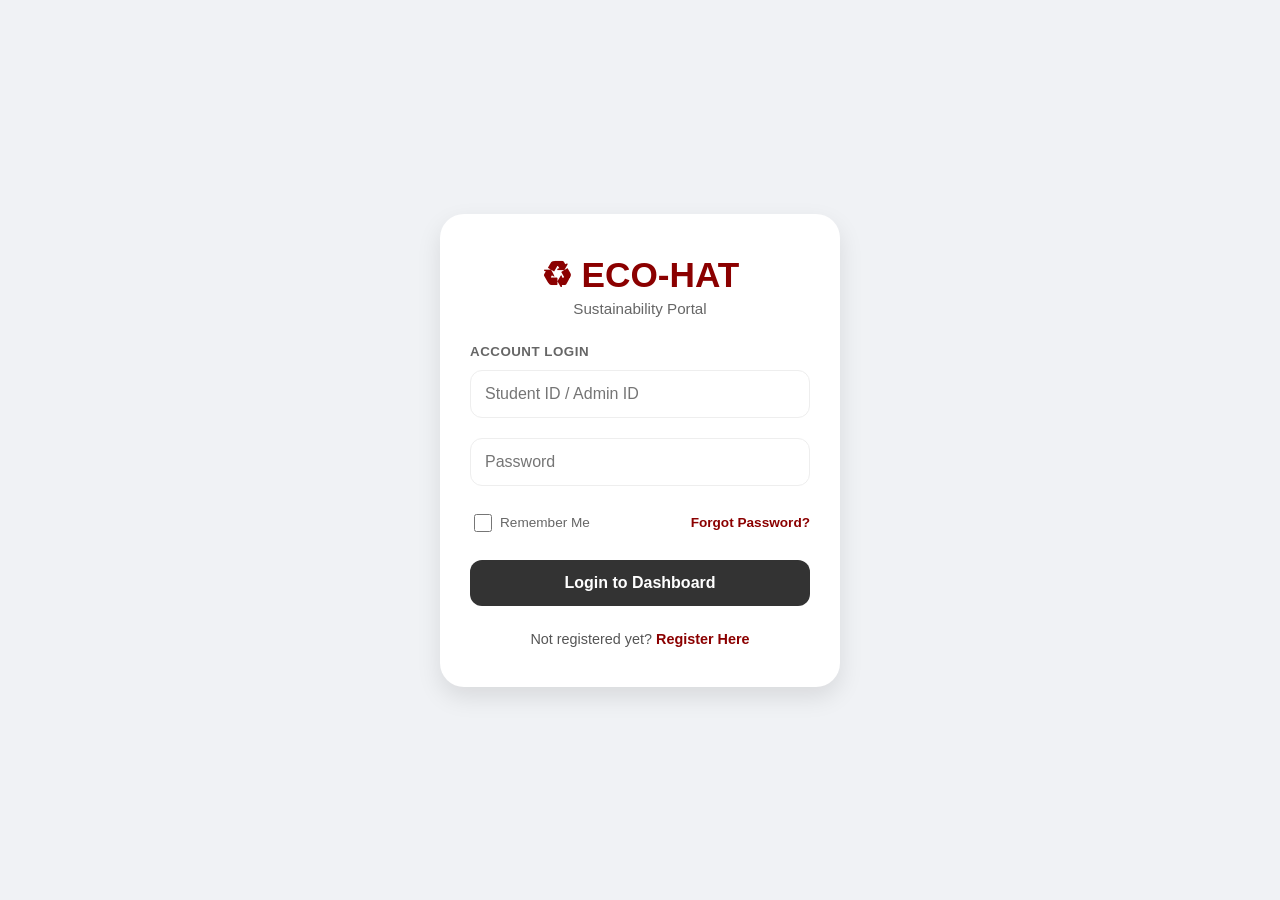
<file: index.html>
<!DOCTYPE html>
<html lang="en">
<head>
    <meta charset="UTF-8">
    <meta name="viewport" content="width=device-width, initial-scale=1.0, maximum-scale=1.0, user-scalable=no">
    <link rel="icon" type="image/ico" href="/app_icon.ico" />
    <title>ECO-HAT | Sustainability Portal</title>
    <link rel="stylesheet" href="js/css/styles.css">
    <style>
        :root { 
            --primary-red: #8B0000; 
            --bg-gray: #f0f2f5; 
            --card-shadow: 0 10px 25px rgba(0,0,0,0.1); 
        }

        body { 
            font-family: 'Segoe UI', Roboto, Helvetica, Arial, sans-serif; 
            margin: 0; 
            background: var(--bg-gray); 
            display: flex; 
            justify-content: center; 
            align-items: center; 
            min-height: 100vh;
            /* Added padding to prevent card from touching screen edges on small phones */
            padding: 20px;
            box-sizing: border-box;
        }

        .card { 
            background: white; 
            padding: 40px 30px; 
            border-radius: 24px; 
            box-shadow: var(--card-shadow); 
            width: 100%; 
            /* Responsive width */
            max-width: 400px; 
            box-sizing: border-box;
            transition: all 0.3s ease;
        }

        .logo-container { text-align: center; margin-bottom: 25px; }
        .logo-text { 
            color: var(--primary-red); 
            font-size: 2.2rem; 
            font-weight: bold; 
            margin: 0; 
            display: flex; 
            align-items: center; 
            justify-content: center;
            gap: 12px;
        }

        input[type="text"], input[type="password"] { 
            width: 100%; 
            padding: 14px; 
            margin: 10px 0; 
            border-radius: 12px; 
            border: 1.5px solid #eee; 
            box-sizing: border-box; 
            /* 16px is the minimum to prevent iOS auto-zoom */
            font-size: 16px; 
            outline: none;
            transition: border-color 0.2s;
            -webkit-appearance: none;
            appearance: none; /* Removes default iOS inner shadows */
        }

        input:focus { border-color: var(--primary-red); }

        button { 
            width: 100%; 
            padding: 14px; 
            border: none; 
            border-radius: 12px; 
            cursor: pointer; 
            font-weight: 600; 
            font-size: 16px; 
            margin-top: 10px;
            background: #333; 
            color: white;
            transition: background 0.3s, transform 0.1s;
            /* Fix for sticky hover on mobile */
            -webkit-tap-highlight-color: transparent;
        }

        button:active { transform: scale(0.98); background: #000; }
        
        .footer-links {
            display: flex; 
            justify-content: space-between; 
            align-items: center;
            margin: 15px 0; 
            font-size: 0.85rem; 
            color: #666;
        }

        .link-text { 
            color: var(--primary-red); 
            text-decoration: none; 
            font-weight: 600; 
            display: inline-block;
        }

        .toggle-note { 
            text-align: center; 
            margin-top: 25px; 
            font-size: 0.9rem; 
            color: #555; 
        }

        /* --- MOBILE RESPONSIVENESS FIXES --- */
        @media (max-width: 400px) {
            .card {
                padding: 30px 20px;
                border-radius: 20px;
            }
            .logo-text {
                font-size: 1.8rem;
            }
            .footer-links {
                flex-direction: column;
                gap: 12px;
                align-items: flex-start;
            }
        }

        /* Landscape mode fix for small phones */
        @media (max-height: 500px) {
            body {
                align-items: flex-start;
                padding: 40px 20px;
            }
        }
    </style>
</head>
<body>
    <div class="card">
        <div class="logo-container">
            <h2 class="logo-text">♻ ECO-HAT</h2>
            <p style="color: #666; font-size: 0.95rem; margin-top: 5px;">Sustainability Portal</p>
        </div>

        <small style="color: #666; font-weight: 700; text-transform: uppercase; letter-spacing: 0.5px;">Account Login</small>
        <input id="login-id" type="text" placeholder="Student ID / Admin ID" inputmode="text">
        <input id="login-pass" type="password" placeholder="Password">
        
        <div class="footer-links">
            <label style="display: flex; align-items: center; cursor: pointer;">
                <input type="checkbox" id="rememberMe" style="margin-right: 8px; width: 18px; height: 18px;"> Remember Me
            </label>
            <a href="#" class="link-text">Forgot Password?</a>
        </div>
        
        <button id="login-btn">Login to Dashboard</button>
        
        <div class="toggle-note">
            Not registered yet? <a href="register.html" class="link-text">Register Here</a>
        </div>
    </div>

    <script type="module">
        import Storage from './js/services/Storage.js';

        // --- AUTO-LOGIN CHECK ---
        window.addEventListener('load', () => {
            const savedSession = localStorage.getItem('currentUser') || sessionStorage.getItem('currentUser');
            if (savedSession) {
                const user = JSON.parse(savedSession);
                window.location.href = user.role === "admin" ? "admin.html" : "dashboard.html";
            }
        });

        // --- LOGIN LOGIC ---
        document.getElementById('login-btn').addEventListener('click', async () => {
            const idInput = document.getElementById("login-id").value.trim();
            const passInput = document.getElementById("login-pass").value.trim();
            const rememberMe = document.getElementById('rememberMe').checked;
            const btn = document.getElementById('login-btn');

            if (!idInput || !passInput) return alert("Please enter both ID and Password");

            try {
                btn.textContent = "Authenticating...";
                btn.disabled = true;

                const userData = await Storage.login(idInput, passInput); 
                const sessionPayload = JSON.stringify(userData);
                
                localStorage.removeItem('currentUser');
                sessionStorage.removeItem('currentUser');

                if (rememberMe) {
                    localStorage.setItem('currentUser', sessionPayload);
                } else {
                    sessionStorage.setItem('currentUser', sessionPayload);
                }

                window.location.href = userData.role === "admin" ? "admin.html" : "dashboard.html";

            } catch (e) { 
                alert(e.message); 
            } finally { 
                btn.textContent = "Login to Dashboard"; 
                btn.disabled = false; 
            }
        });
    </script>
</body>
</html>
</file>
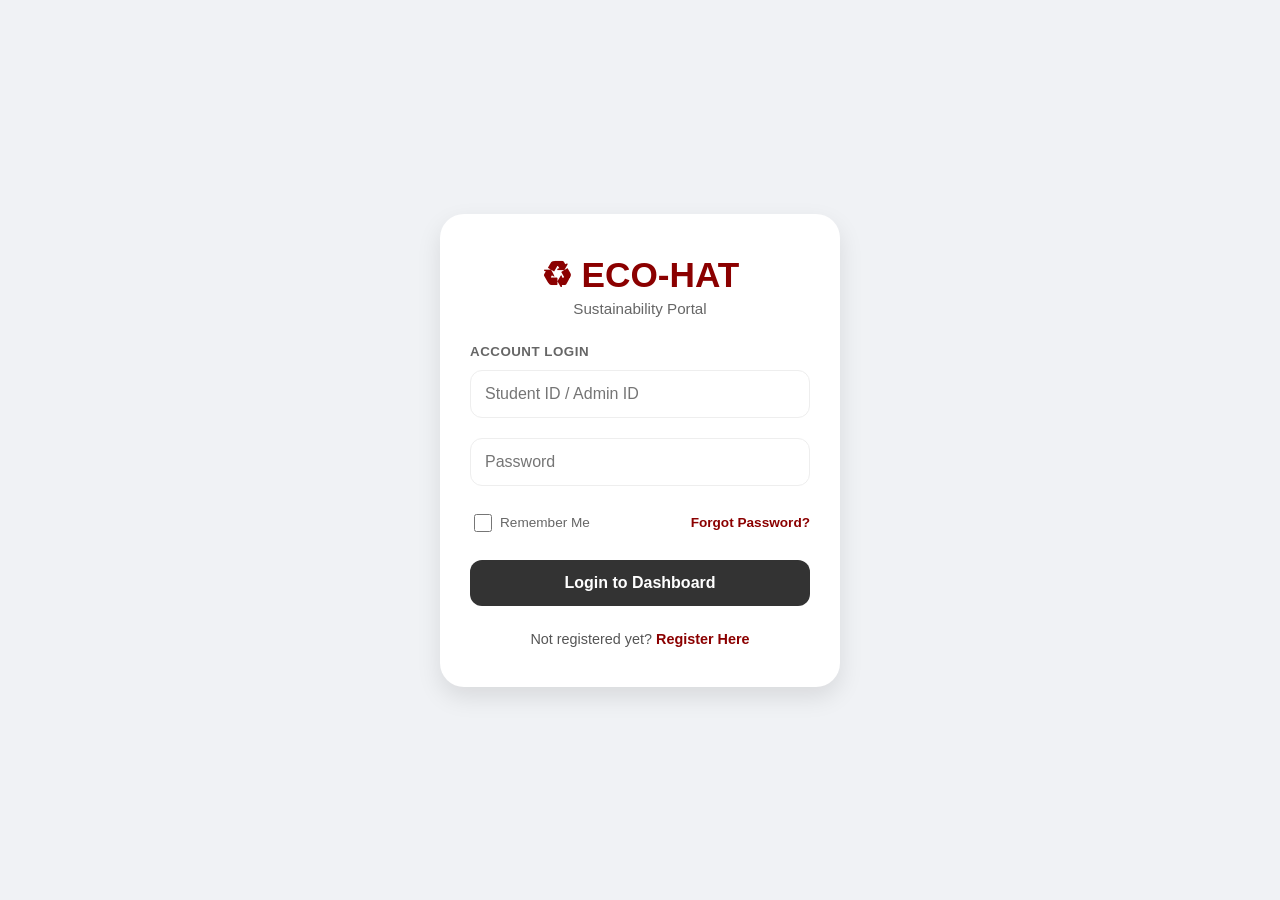
<file: dashboard.html>
<!DOCTYPE html>
<html lang="en">
<head>
    <meta charset="UTF-8">
    <meta name="viewport" content="width=device-width, initial-scale=1.0">
    <title>ECO-HAT | Student Dashboard</title>
    <link rel="stylesheet" href="js/css/styles.css">
    <style>
        :root { 
            --maroon: #8B0000; 
            --gold: #DAA520;
            --bg: #f4f7f6; 
        }
        
        body { display: flex; background: var(--bg); font-family: 'Segoe UI', sans-serif; margin: 0; min-height: 100vh; overflow-x: hidden; }

            /* Leaderboard Colors */
            .rank-1 { color: #FFD700; font-weight: bold; } /* Gold */
            .rank-2 { color: #C0C0C0; font-weight: bold; } /* Silver */
            .rank-3 { color: #CD7F32; font-weight: bold; } /* Bronze */

            /* Table Styling */
            #leaderboard-body tr { 
                border-bottom: 1px solid #f8fafc; 
                transition: background 0.2s; 
            }
            #leaderboard-body tr:hover { 
                background: #fffcf0; 
            }
            #leaderboard-body td { 
                padding: 12px 5px; 
            }

            /* Highlight the current logged-in student */
            .current-user-row {
                background-color: #fff9db !important;
                border-left: 4px solid var(--gold);
            }

        /* --- SIDEBAR NAVIGATION --- */
        .sidebar {
            width: 260px;
            background: var(--maroon);
            color: white;
            height: 100vh;
            position: fixed;
            display: flex;
            flex-direction: column;
            transition: 0.3s;
            z-index: 1000;
        }

        .sidebar-header { padding: 30px; border-bottom: 1px solid rgba(255,255,255,0.1); }

        .nav-links { list-style: none; padding: 20px 0; margin: 0; display: flex; flex-direction: column; height: 100%; }

        .nav-links li {
            padding: 15px 30px;
            cursor: pointer;
            transition: 0.3s;
            font-weight: 500;
            display: flex;
            align-items: center;
            gap: 15px;
        }

        .nav-links li:hover, .nav-links li.active {
            background: rgba(255,255,255,0.1);
            color: var(--gold);
            border-left: 4px solid var(--gold);
        }

        /* --- MAIN CONTENT AREA --- */
        .main-content {
            margin-left: 260px;
            flex: 1;
            padding: 40px;
            width: calc(100% - 260px);
            box-sizing: border-box;
        }

        /* --- MOBILE TABLE OPTIMIZATION --- */
    @media (max-width: 600px) {
        /* Hide non-essential columns on small screens */
        #leaderboard-body td:nth-child(3), 
        thead th:nth-child(3) {
            display: none;
        }

        table {
            font-size: 0.8rem !important;
        }

        #leaderboard-body td {
            padding: 8px 4px !important;
        }

        .main-content {
            padding: 15px;
            padding-top: 80px;
        }
    }

        .points-card { 
            background: white; padding: 40px; border-radius: 20px; 
            box-shadow: 0 10px 30px rgba(0,0,0,0.05); display: flex; 
            justify-content: space-around; align-items: center;
            border-left: 8px solid var(--gold);
            margin-bottom: 30px;
        }
        .points-display h1 { font-size: 4rem; color: var(--maroon); margin: 0; }
        
        .redeem-btn { 
            background: var(--maroon); color: white; border: none; padding: 15px 40px; 
            border-radius: 10px; font-weight: bold; cursor: pointer; transition: 0.3s;
        }
        .redeem-btn:hover { background: #600000; transform: translateY(-2px); }

        /* Panel Styling */
        .panel {
            background: white;
            padding: 25px;
            border-radius: 15px;
            box-shadow: 0 4px 15px rgba(0,0,0,0.05);
            overflow-x: auto;
            -webkit-overflow-scrolling: touch;
        }

        /* Profile Specific UI */
        .profile-header-card { background: white; padding: 40px; border-radius: 20px; text-align: center; margin-bottom: 30px; box-shadow: 0 4px 15px rgba(0,0,0,0.05); }
        .avatar-circle { width: 80px; height: 80px; background: #eee; border-radius: 50%; margin: auto; display: flex; align-items: center; justify-content: center; font-size: 2.5rem; }
        .profile-grid { display: grid; grid-template-columns: 1fr 1fr; gap: 25px; }
        .info-row { display: flex; justify-content: space-between; padding: 12px 0; border-bottom: 1px solid #eee; }

        /* Mobile Header */
        .mobile-header { display: none; background: var(--maroon); color: white; padding: 15px 20px; position: fixed; top: 0; width: 100%; z-index: 1001; }

        @media (max-width: 850px) {
            .sidebar { transform: translateX(-100%); }
            .sidebar.active { transform: translateX(0); }
            .main-content { margin-left: 0; width: 100%; padding-top: 80px; }
            .mobile-header { display: flex; align-items: center; justify-content: space-between; box-sizing: border-box; }
            .profile-grid { grid-template-columns: 1fr; }
        }

    </style>
</head>
<body>

    <nav class="sidebar" id="sidebar">
        <div class="sidebar-header">
            <h2 style="margin:0;">♻️ ECO-HAT</h2>
        </div>
        <ul class="nav-links">
            <li class="active" onclick="switchView('dashboard')">🏠 Dashboard</li>
            <li onclick="switchView('profile')">👤 My Profile</li>
            <li onclick="location.href='redeem.html'">📦 Rewards</li>
            <li onclick="logoutUser()" style="margin-top: auto; border-top: 1px solid rgba(255,255,255,0.1);">🚪 Logout</li>
        </ul>
    </nav>

    <header class="mobile-header">
        <h2 style="margin:0; font-size: 1.1rem;">ECO-HAT</h2>
        <button onclick="toggleMenu()" style="background:none; border:none; color:white; font-size: 1.5rem; cursor:pointer;">☰</button>
    </header>

    <main class="main-content">
        
        <div id="dashboard-view" class="view">
            <div class="points-card">
                <div class="points-display">
                    <small style="color: #666; text-transform: uppercase;">Current Balance</small>
                    <h1 id="user-points">0</h1>
                </div>
                <button class="redeem-btn" onclick="location.href='redeem.html'">Redeem Supplies</button>
            </div>

            <div class="panel">
                <div style="display:flex; justify-content:space-between; align-items:center; margin-bottom:15px;">
                    <h3 style="margin:0; color: var(--maroon);"><i class="fas fa-trophy"></i> Sustainability Leaderboard</h3>
                    <small style="color: #666;">Top 10 Eco Warriors</small>
                </div>

                <div style="overflow-x: auto;">
                    <table style="width:100%; border-collapse: collapse; font-size: 0.9rem;">
                        <thead>
                            <tr style="text-align:left; color: #666; border-bottom: 2px solid #f1f5f9;">
                                <th style="padding: 10px 5px;">RANK</th>
                                <th>STUDENT</th>
                                <th style="text-align:center;">BOTTLES</th>
                                <th style="text-align:right;">POINTS</th>
                            </tr>
                        </thead>
                        <tbody id="leaderboard-body">
                        </tbody>
                    </table>
                </div>
            </div>

            <div class="history-card" style="background: white; margin-top: 30px; border-radius: 15px; padding: 25px; box-shadow: 0 4px 15px rgba(0,0,0,0.05);">
                <h3 style="color: var(--maroon); margin-top:0;">♻ Recent Activity</h3>
                <div id="history-list"></div>
            </div>
        </div>

        <div id="profile-view" class="view" style="display: none;">
            <div class="profile-header-card">
                <div class="avatar-circle">👤</div>
                <h2 id="prof-display-name" style="margin:15px 0 5px;">Student Name</h2>
                <span style="background:var(--gold); color:white; padding:4px 12px; border-radius:20px; font-size:0.8rem;">Active Member</span>
            </div>
    
            <div class="profile-grid">
                <div class="panel" style="text-align: left;">
                    <h4 style="border-bottom: 1px solid #eee; width: 100%; padding-bottom: 10px; margin-top: 0;">📋 Personal Info</h4>
                    <div class="info-row"><span>Student ID</span> <b id="prof-id">---</b></div>
                    <div class="info-row"><span>Course</span> <b id="prof-course">---</b></div>
                    <div class="info-row"><span>Year Level</span> <b id="prof-year">---</b></div>
                    <div class="info-row"><span>Joined</span> <b id="prof-joined">April 2026</b></div>
                </div>

                <div class="panel" style="text-align: left;">
                    <h4 style="border-bottom: 1px solid #eee; width: 100%; padding-bottom: 10px; margin-top: 0;">📊 Stats</h4>
                    <div class="info-row"><span>Total Earned</span> <b id="prof-lifetime">0</b></div>
                    <div class="info-row"><span>Role</span> <b>Student</b></div>
                </div>
            </div>
        </div>
    </main>

    <script type="module">
        import Storage from './js/services/Storage.js';
        
        const localUser = Storage.getCurrentUser();
        if(!localUser || localUser.role === 'admin') window.location.href = "index.html";

        window.switchView = (viewName) => {
            document.querySelectorAll('.view').forEach(v => v.style.display = 'none');
            document.getElementById(`${viewName}-view`).style.display = 'block';
            
            document.querySelectorAll('.nav-links li').forEach(li => li.classList.remove('active'));
            const activeLi = Array.from(document.querySelectorAll('.nav-links li')).find(li => li.textContent.toLowerCase().includes(viewName));
            if(activeLi) activeLi.classList.add('active');
            
            document.getElementById('sidebar').classList.remove('active');
        };

        window.toggleMenu = () => {
            document.getElementById('sidebar').classList.toggle('active');
        };

        window.logoutUser = () => {
            Storage.logout();
            window.location.href = "index.html";
        };

        async function loadLeaderboard() {
            const lbBody = document.getElementById('leaderboard-body');
            try {
                // Fetch the data using the Storage service
                const topTen = await Storage.getAllStudents();

                lbBody.innerHTML = topTen.map((student, index) => {
                    const rank = index + 1;
                    let rankDisplay = rank;
                    let rankClass = '';

                    // Assign medals for the top 3 spots
                    if (rank === 1) { rankDisplay = '🥇'; rankClass = 'rank-1'; }
                    else if (rank === 2) { rankDisplay = '🥈'; rankClass = 'rank-2'; }
                    else if (rank === 3) { rankDisplay = '🥉'; rankClass = 'rank-3'; }

                    // Highlight the current user in the list
                    const isMe = (student.student_id === localUser.studentNumber) ? 'current-user-row' : '';

                    return `
                        <tr class="${isMe}">
                            <td class="${rankClass}" style="text-align:center;">${rankDisplay}</td>
                            <td>
                                <div style="font-weight:600;">${student.name}</div>
                                <small style="color:#888;">${student.student_id}</small>
                            </td>
                            <td style="text-align:center;">${student.bottles_collected}</td>
                            <td style="text-align:right; font-weight:bold; color:var(--maroon);">${student.points}</td>
                        </tr>
                    `;
                }).join('');
            } catch (error) {
                lbBody.innerHTML = `<tr><td colspan="4" style="text-align:center;">Unable to load rankings.</td></tr>`;
            }
        }

        async function loadDashboard() {
            try {
                const studentId = localUser.student_id || localUser.studentNumber;
                const dbData = await Storage.getUserHistory(studentId);
                
                console.log("Current User Data:", localUser);

                // 1. Update Profile Info
                document.getElementById('prof-display-name').textContent = localUser.name || "Student";
                document.getElementById('prof-id').textContent = studentId || "---";
                document.getElementById('prof-course').textContent = localUser.course || "---";

                // 2. Updated Year Level Logic (Using 'yearLevel' from your console log)
                const rawYear = localUser.yearLevel || localUser.year || dbData.yearLevel || dbData.year;
                
                if (rawYear) {
                    const yearNum = String(rawYear).charAt(0);
                    const suffixes = { "1": "st", "2": "nd", "3": "rd", "4": "th" };
                    const suffix = suffixes[yearNum] || "th";
                    
                    document.getElementById('prof-year').textContent = `${yearNum}${suffix} Year`;
                } else {
                    document.getElementById('prof-year').textContent = "---";
                }

                // 3. Stats & Balance
                const currentPoints = dbData.points || 0;
                document.getElementById('prof-lifetime').textContent = currentPoints;
                document.getElementById('user-points').textContent = currentPoints;

                // ... rest of your history list and loadLeaderboard()
            } catch (error) {
                console.error("Dashboard error:", error);
            }
        }

        loadDashboard();
    </script>
</body>
</html>
</file>
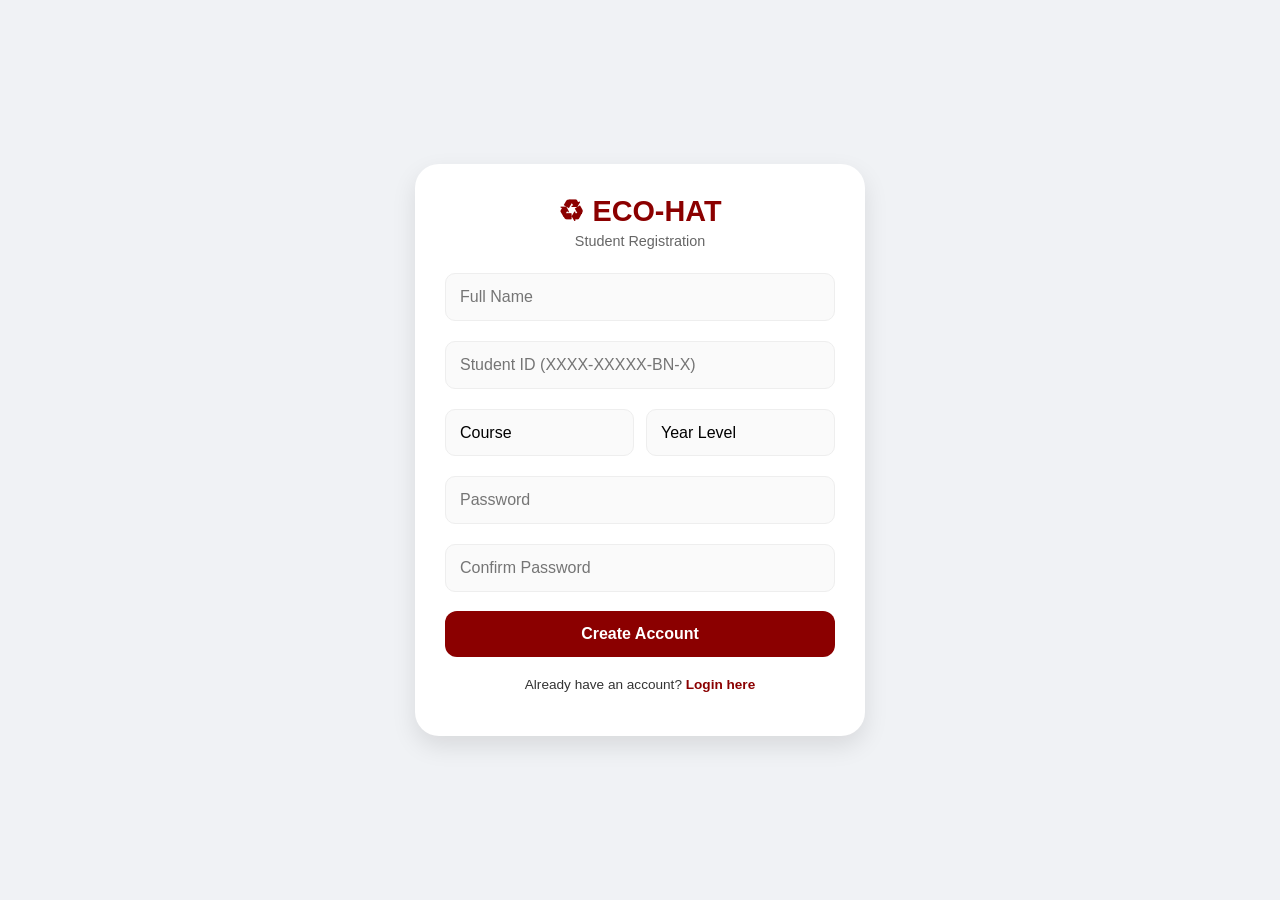
<file: register.html>
<!DOCTYPE html>
<html lang="en">
<head>
    <meta charset="UTF-8">
    <meta name="viewport" content="width=device-width, initial-scale=1.0, maximum-scale=1.0, user-scalable=no">
    <title>ECO-HAT | Student Registration</title>
    <link rel="stylesheet" href="js/css/styles.css">
    <style>
        :root { 
            --primary-red: #8B0000; 
            --bg-gray: #f0f2f5; 
            --card-shadow: 0 10px 25px rgba(0,0,0,0.1); 
        }

        body { 
            font-family: 'Segoe UI', Tahoma, Geneva, Verdana, sans-serif; 
            margin: 0; 
            background: var(--bg-gray); 
            display: flex; 
            justify-content: center; 
            align-items: center; 
            min-height: 100vh;
            /* Prevents the card from touching screen edges on mobile */
            padding: 20px;
            box-sizing: border-box;
        }

        .card { 
            background: white; 
            padding: 30px; 
            border-radius: 24px; 
            box-shadow: var(--card-shadow); 
            width: 100%; 
            /* Max width for desktop, 100% for mobile */
            max-width: 450px; 
            box-sizing: border-box;
        }

        .logo-container { text-align: center; margin-bottom: 20px; }
        .logo-text { color: var(--primary-red); font-size: 1.8rem; font-weight: bold; margin: 0; }

        .form-grid {
            display: grid;
            grid-template-columns: 1fr 1fr;
            gap: 12px;
        }

        .full-width { grid-column: span 2; }

        input, select { 
            width: 100%; 
            padding: 14px; 
            margin: 4px 0; 
            border-radius: 10px; 
            border: 1.5px solid #eee; 
            box-sizing: border-box; 
            font-size: 16px; /* 16px prevents iOS auto-zoom on focus */
            outline: none;
            background-color: #fafafa;
            -webkit-appearance: none;
            appearance: none; /* Removes default iOS styling */
        }

        input:focus, select:focus { 
            border-color: var(--primary-red); 
            background-color: #fff;
        }

        button { 
            width: 100%; 
            padding: 14px; 
            border: none; 
            border-radius: 12px; 
            cursor: pointer; 
            font-weight: 600; 
            font-size: 16px; 
            margin-top: 15px;
            background: var(--primary-red); 
            color: white;
            transition: all 0.2s ease;
            /* Ensure smooth clicking on mobile */
            touch-action: manipulation; 
        }

        button:active { transform: scale(0.98); opacity: 0.9; }

        .validation-msg { color: #d32f2f; font-size: 0.75rem; margin-top: 2px; display: none; }

        /* Success Popup Styles */
        #success-modal {
            display: none;
            position: fixed;
            top: 0; left: 0; width: 100%; height: 100%;
            background: rgba(0,0,0,0.6);
            justify-content: center; 
            align-items: center;
            z-index: 1000;
            padding: 20px;
            box-sizing: border-box;
        }
        .modal-content {
            background: white; 
            padding: 30px; 
            border-radius: 20px; 
            text-align: center;
            width: 100%;
            max-width: 320px; 
            box-shadow: 0 5px 15px rgba(0,0,0,0.2);
        }

        /* Responsive Breakpoints */
        @media (max-width: 480px) {
            .card {
                padding: 20px;
                border-radius: 20px;
            }
            .form-grid {
                /* Stacks inputs vertically on small phones */
                grid-template-columns: 1fr; 
            }
            .full-width {
                grid-column: span 1;
            }
            .logo-text {
                font-size: 1.5rem;
            }
        }

        /* Adjustments for taller modern phones */
        @media (max-height: 700px) {
            body {
                align-items: flex-start; /* Allows scrolling if screen is too short */
                padding: 40px 20px;
            }
        }
    </style>
</head>
<body>

    <div class="card">
        <div class="logo-container">
            <h2 class="logo-text">♻ ECO-HAT</h2>
            <p style="color: #666; font-size: 0.9rem; margin-top: 5px;">Student Registration</p>
        </div>

        <form id="reg-form">
            <div class="form-grid">
                <div class="full-width">
                    <input type="text" id="reg-name" placeholder="Full Name" required>
                </div>
                <div class="full-width">
                    <input type="text" id="reg-id" placeholder="Student ID (XXXX-XXXXX-BN-X)" required>
                </div>
                
                <div>
                    <select id="reg-course" required>
                        <option value="" disabled selected>Course</option>
                        <option value="BSCPE">BSCPE</option>
                        <option value="DCPET">DCPET</option>
                        <option value="BSIT">BSIT</option>
                        <option value="BSIE">BSIE</option>
                        <option value="BSBA">BSBA</option>
                        <option value="BSPSYCH">BSPSYCH</option>
                        <option value="BSED-ENG">BSED-ENG</option>
                        <option value="BSED-SS">BSED-SS</option>
                        <option value="BSED">BSED</option>
                    </select>
                </div>

                <div>
                    <select id="reg-year" required>
                        <option value="" disabled selected>Year Level</option>
                        <option value="1">1st Year</option>
                        <option value="2">2nd Year</option>
                        <option value="3">3rd Year</option>
                        <option value="4">4th Year</option>
                    </select>
                </div>

                <div class="full-width">
                    <input type="password" id="reg-pass" placeholder="Password" required>
                </div>
                <div class="full-width">
                    <input type="password" id="reg-confirm" placeholder="Confirm Password" required>
                    <small id="pass-error" class="validation-msg">Passwords do not match!</small>
                </div>
            </div>

            <button type="submit" id="submit-btn">Create Account</button>
        </form>

        <p style="text-align: center; font-size: 0.85rem; margin-top: 20px;">
            Already have an account? <a href="index.html" style="color: var(--primary-red); font-weight: 600; text-decoration: none;">Login here</a>
        </p>
    </div>

    <div id="success-modal">
        <div class="modal-content">
            <div style="font-size: 3.5rem; color: #2e7d32; margin-bottom: 10px;">✔</div>
            <h3 style="margin: 10px 0;">Registration Successful!</h3>
            <p style="color: #666; font-size: 0.9rem; margin-bottom: 20px;">You can now log in to your sustainability dashboard.</p>
            <button onclick="window.location.href='index.html'" style="background: #333; margin-top: 0;">Go to Login</button>
        </div>
    </div>

    <script type="module">
        import User from './js/models/User.js';
        import Storage from './js/services/Storage.js';

        const form = document.getElementById('reg-form');
        const passError = document.getElementById('pass-error');

        form.addEventListener('submit', async (e) => {
            e.preventDefault();
 
            const name = document.getElementById("reg-name").value.trim();
            const id = document.getElementById("reg-id").value.trim();
            const course = document.getElementById("reg-course").value;
            const year = document.getElementById("reg-year").value;
            const pass = document.getElementById("reg-pass").value;
            const confirmPass = document.getElementById("reg-confirm").value;

            // Password matching validation
            if (pass !== confirmPass) {
            passError.style.display = 'block';
            return;
        } else {
            passError.style.display = 'none';
        }

        const btn = document.getElementById('submit-btn');
        try {
            btn.textContent = "Processing...";
            btn.disabled = true;

            // 1. Create the base user object
            const newUser = new User(name, id, pass, course, year);
 
            // 2. Explicitly attach the extra properties
            // We use 'studentNumber' because your Dashboard logic looks for that property
            newUser.studentNumber = id; 
            newUser.course = course;
            newUser.year = year;
            newUser.role = 'student';
            newUser.points = 0;

            // 3. Save to Storage
            await Storage.register(newUser); 
            // Show Success Popup
            document.getElementById('success-modal').style.display = 'flex';

        } catch (err) {
            alert(err.message || "An error occurred during registration.");
            btn.textContent = "Create Account";
            btn.disabled = false;
        }
    });
 </script>
</body>
</html>
</file>
<file: js/css/styles.css>
/* --- Global Reset & Variables --- */
:root {
    --maroon: #8B0000;
    --gold: #DAA520;
    --bg: #f4f7f6; /* Light grey-blue for a more professional dashboard feel */
    --white: #ffffff;
    --sidebar-width: 260px;
}

* { box-sizing: border-box; }

body { 
    font-family: 'Segoe UI', Roboto, Helvetica, Arial, sans-serif; 
    margin: 0; 
    background-color: var(--bg); 
    color: #333; 
    display: flex; /* Required for Sidebar Layout */
    min-height: 100vh;
}

/* --- Sidebar Navigation --- */
.sidebar {
    width: var(--sidebar-width);
    background: var(--maroon);
    color: white;
    height: 100vh;
    position: fixed;
    display: flex;
    flex-direction: column;
    transition: 0.3s ease;
    z-index: 1000;
    box-shadow: 4px 0 10px rgba(0,0,0,0.1);
}

.sidebar-header { 
    padding: 30px; 
    border-bottom: 1px solid rgba(255,255,255,0.1); 
    text-align: center;
}

.nav-links { 
    list-style: none; 
    padding: 20px 0; 
    margin: 0; 
    display: flex; 
    flex-direction: column; 
    height: 100%; 
}

.nav-links li {
    padding: 15px 30px;
    cursor: pointer;
    transition: 0.3s;
    font-weight: 500;
    display: flex;
    align-items: center;
    gap: 15px;
}

.nav-links li:hover, .nav-links li.active {
    background: rgba(255,255,255,0.1);
    color: var(--gold);
    border-left: 4px solid var(--gold);
}

/* --- Main Content Area --- */
.main-content {
    margin-left: var(--sidebar-width);
    flex: 1;
    padding: 40px;
    width: calc(100% - var(--sidebar-width));
    transition: 0.3s ease;
}

/* --- Shared Dashboard Cards --- */
.points-card, .history-card, .profile-header-card, .info-card { 
    background: var(--white); 
    border-radius: 20px; 
    box-shadow: 0 10px 30px rgba(0,0,0,0.05); 
    margin-bottom: 30px;
}

.points-card { 
    padding: 40px; 
    display: flex; 
    justify-content: space-around; 
    align-items: center;
    border-left: 8px solid var(--gold);
}

.points-display h1 { 
    font-size: 4rem; 
    color: var(--maroon); 
    margin: 0; 
}

.label { 
    color: #888; 
    font-weight: bold; 
    text-transform: uppercase; 
    font-size: 0.75rem;
    letter-spacing: 1px;
}

/* --- Buttons --- */
.redeem-btn { 
    background: var(--maroon); 
    color: white; 
    border: none; 
    padding: 15px 40px; 
    border-radius: 12px; 
    font-weight: bold; 
    cursor: pointer; 
    font-size: 1rem;
    transition: 0.3s;
}

.redeem-btn:hover { background: #600000; transform: translateY(-2px); }

/* --- Eco-Impact Row --- */
.eco-impact-row {
    display: grid;
    grid-template-columns: repeat(3, 1fr);
    gap: 20px;
    margin-bottom: 30px;
}

.eco-card {
    background: white;
    padding: 20px;
    border-radius: 15px;
    box-shadow: 0 4px 15px rgba(0,0,0,0.05);
    border-top: 4px solid var(--gold);
    transition: transform 0.3s ease;
    text-align: center;
}

.eco-card:hover { transform: translateY(-5px); }

.progress-container {
    width: 100%;
    background: #eee;
    border-radius: 10px;
    height: 10px;
    margin: 10px 0;
    overflow: hidden;
}

.progress-fill {
    background: linear-gradient(90deg, var(--maroon), var(--gold));
    height: 100%;
    transition: width 1s ease-in-out;
}

/* --- Profile View --- */
.profile-header-card { padding: 40px; text-align: center; }

.avatar-circle {
    width: 100px; height: 100px; 
    background: #f0f0f0; 
    border-radius: 50%;
    margin: 0 auto 15px; 
    display: flex; 
    align-items: center; 
    justify-content: center; 
    font-size: 3rem;
}

.profile-grid { display: grid; grid-template-columns: 1fr 1fr; gap: 25px; }

.info-row { 
    display: flex; 
    justify-content: space-between; 
    padding: 15px 0; 
    border-bottom: 1px solid #eee; 
}

/* --- Activity History --- */
.history-card { padding: 25px; }

.history-item { 
    display: flex; 
    justify-content: space-between; 
    padding: 15px; 
    border-radius: 12px; 
    margin-bottom: 12px;
    border: 1px solid #eee;
    border-left: 6px solid #ccc;
}

/* --- Mobile Header & Responsiveness --- */
.mobile-header { display: none; }

@media (max-width: 850px) {
    .sidebar { transform: translateX(-100%); }
    .sidebar.active { transform: translateX(0); }
    
    .main-content { 
        margin-left: 0; 
        width: 100%; 
        padding: 20px; 
        padding-top: 80px; 
    }

    .mobile-header { 
        display: flex; 
        position: fixed; 
        top: 0; 
        width: 100%; 
        height: 60px; 
        background: var(--maroon); 
        color: white; 
        align-items: center; 
        padding: 0 20px; 
        justify-content: space-between;
        z-index: 1001;
    }

    .points-card { flex-direction: column; text-align: center; gap: 20px; }
    .eco-impact-row, .profile-grid { grid-template-columns: 1fr; }
}
</file>
